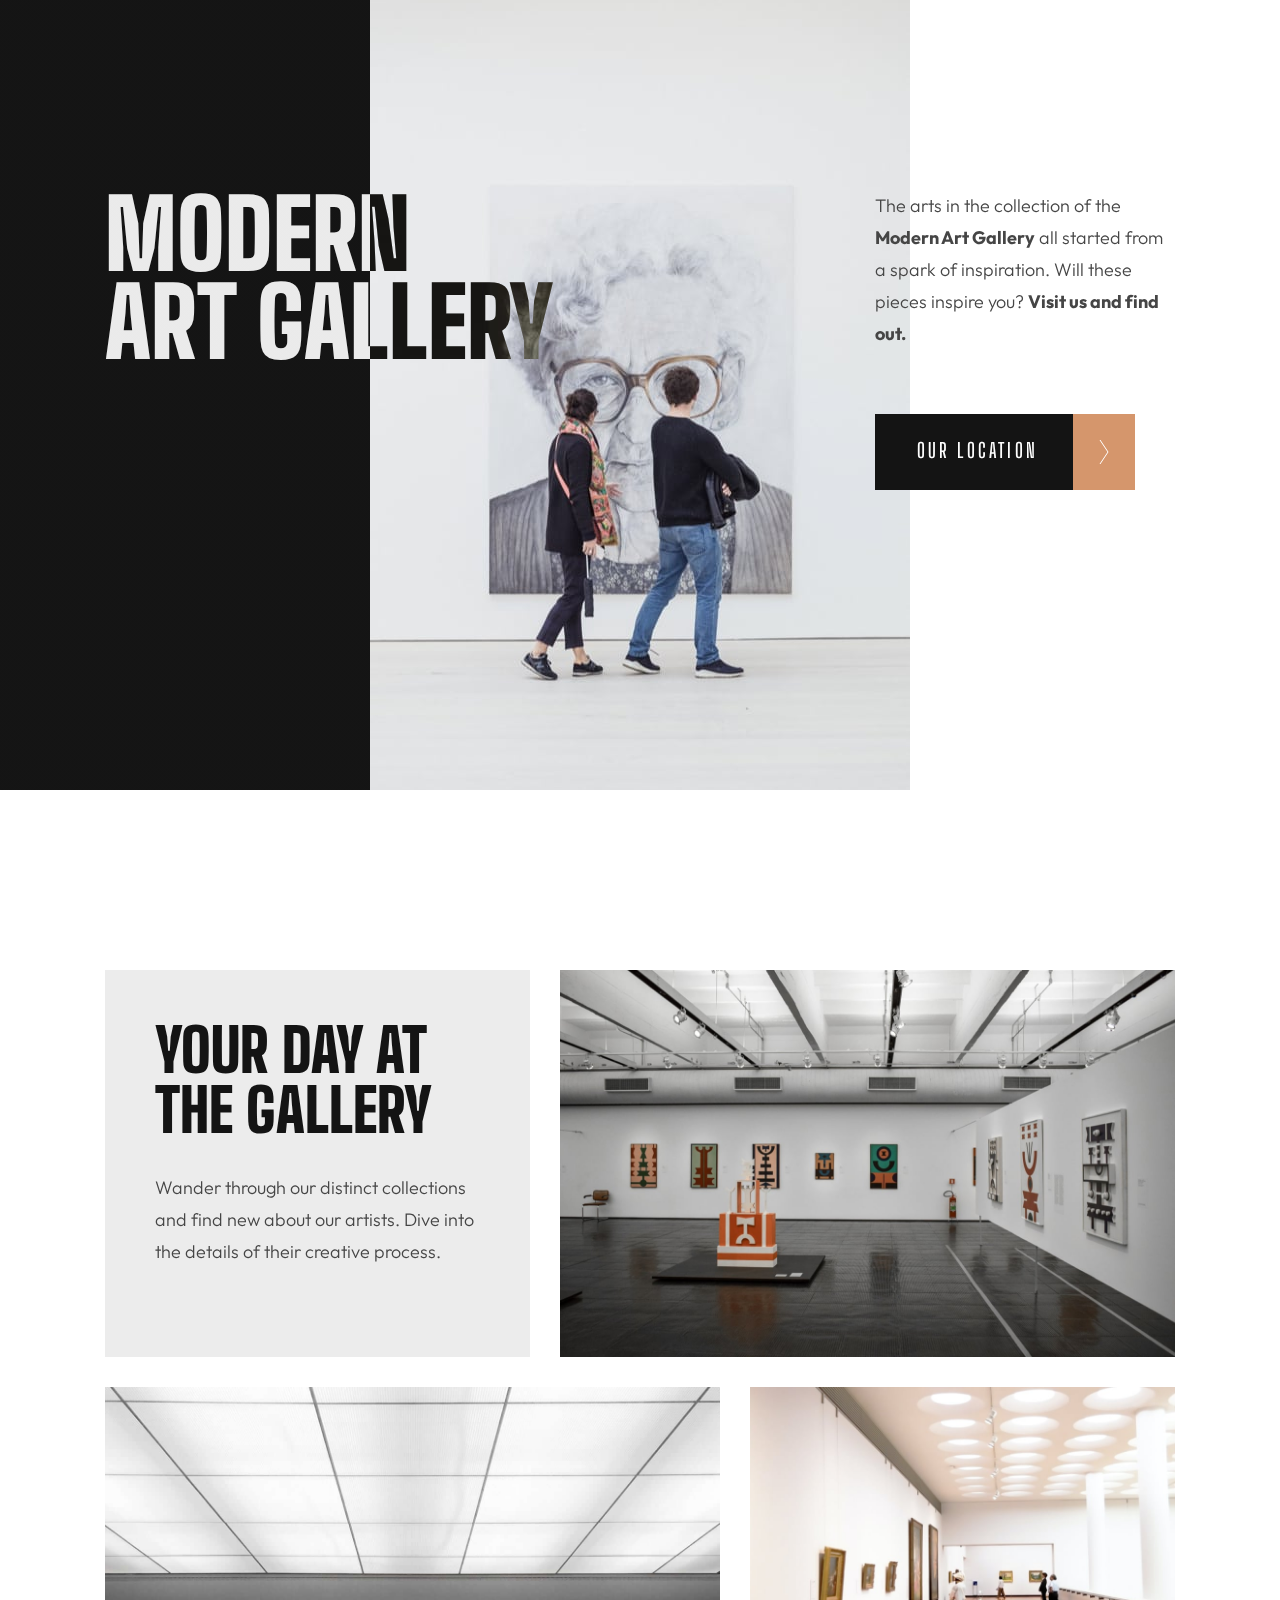
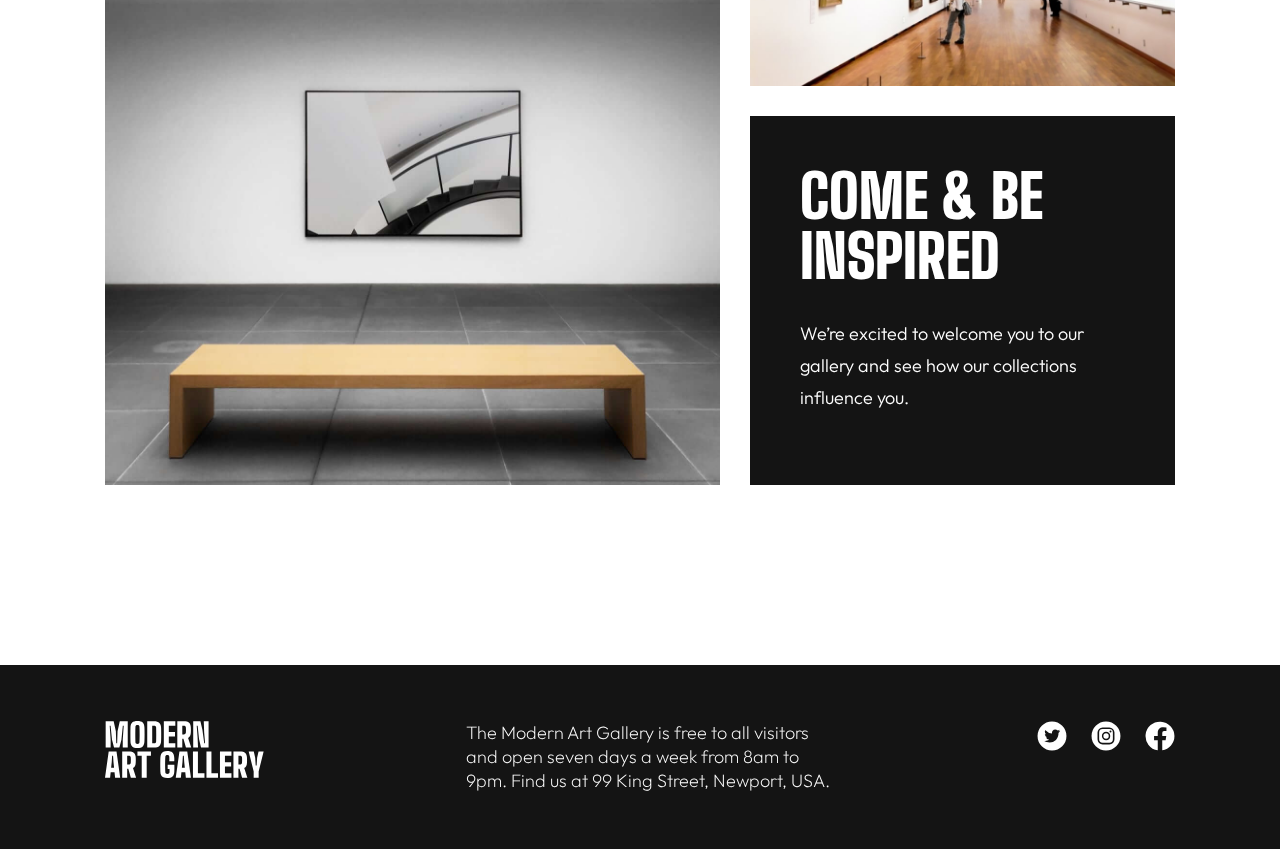
<file: art-gallery-website/index.html>
<!DOCTYPE html>
<html lang="en">

<head>
  <meta charset="UTF-8">
  <meta http-equiv="X-UA-Compatible" content="IE=edge">
  <meta name="viewport" content="width=device-width, initial-scale=1.0, viewport-fit=cover">

  <title>Art Gallery Website</title>

  <link rel="icon" href="./assets/favicon-32x32.png" type="image/x-icon">
  <link rel="stylesheet" href="./style.min.css">
</head>

<body>
  <main>

    <header>
      <img class="hero-image-mobile" src="./assets/mobile/image-hero@2x.jpg" alt="Art Gallery Picture">
      <div class="container">
        <div class="hero-section">
          <h1 class="heading-xl h1-heading">Modern Art Gallery</h1>
          <div class="hero-text">
            <p class="body-m hero-paragraph pb-64">The arts in the collection of the <span>Modern Art Gallery</span> all started from a spark of inspiration. Will these pieces inspire you? <span>Visit us and find out.</span></p>
            <div class="btn">
              <a class="btn-link" href="./location.html"> Our Location</a>
              <a class="arrow-right" href="./location.html"><img src="./assets/icon-arrow-right.svg" alt="Arrow Button"></a>
            </div>
          </div>
        </div>
      </div>
    </header>

    <article class="container">

      <div class="grid">
        <div class="top-feature-left">
          <h2 class="heading-m">Your Day At The Gallery</h2>
          <p class="body-m">Wander through our distinct collections and find new about our artists. Dive into the details of their creative process.</p>
        </div>

        <picture class="top-feature-right">
          <source media="(max-width:540px)" srcset="./assets/mobile/image-grid-1@2x.jpg">
          <source media="(max-width:800px)" srcset="./assets/tablet/image-grid-1@2x.jpg">
          <img src="./assets/desktop/image-grid-1@2x.jpg" alt="Art Gallery Exposition">
        </picture>

        <picture class="left-feature">
          <source media="(max-width:540px)" srcset="./assets/mobile/image-grid-2@2x.jpg">
          <source media="(max-width:800px)" srcset="./assets/tablet/image-grid-2@2x.jpg">
          <img src="./assets/desktop/image-grid-2@2x.jpg" alt="Art Gallery seat">
        </picture>

        <picture class="right-feature-1">
          <source media="(max-width:540px)" srcset="./assets/mobile/image-grid-3@2x.jpg">
          <source media="(max-width:800px)" srcset="./assets/tablet/image-grid-3@2x.jpg">
          <img src="./assets/desktop/image-grid-3@2x.jpg" alt="Art Gallery People">
        </picture>

        <div class="right-feature-2">
          <h2 class="heading-m white">Come & Be Inspired</h2>
          <p class="body-m-white">We’re excited to welcome you to our gallery and see how our collections influence you.</p>
        </div>
      </div>

    </article>

  </main>

  <footer>



    <div class="container flex">

      <img class="logo" src="./assets/logo-light.svg" alt="">

      <p class="body-xs">The Modern Art Gallery is free to all visitors and open seven days a week from 8am to 9pm. Find us at 99 King Street, Newport, USA.</p>

      <div class="social">
        <a class="twitter" href="https://twitter.com/?lang=en" aria-label="twitter">
          <svg xmlns="http://www.w3.org/2000/svg" data-name="twitter" viewBox="0 0 40 40">
            <path d="M20 .73A19.27 19.27 0 1 0 39.27 20 19.27 19.27 0 0 0 20 .73Zm10.74 12.68a.57.57 0 0 1-.12.34 8.45 8.45 0 0 1-1.68 1.75c-.09.07-.25.14-.25.28 0 3.47-.89 6.94-3.42 9.45a12.73 12.73 0 0 1-12.35 2.89 11.4 11.4 0 0 1-2.38-1 8.15 8.15 0 0 1-.75-.44c-.06 0-.11-.09 0-.13s.09 0 .28 0a8.48 8.48 0 0 0 3.57-.45A5.49 5.49 0 0 0 16 24.89c-.15 0-.31 0-.47-.06a4.61 4.61 0 0 1-3.44-2.89c0-.11 0-.17.12-.15a4.66 4.66 0 0 0 1.64-.05 2.26 2.26 0 0 1-.56-.17A4.44 4.44 0 0 1 10.53 18a2.08 2.08 0 0 1 0-.49c0-.12.06-.16.16-.09a4.55 4.55 0 0 0 1.67.47c-.19-.15-.36-.31-.53-.47a4.4 4.4 0 0 1-.75-5.19c.08-.12.14-.12.24 0a13.51 13.51 0 0 0 8.68 4.4c.09 0 .1 0 .09-.1a4.79 4.79 0 0 1 0-1.81 4.43 4.43 0 0 1 .85-1.72 4.52 4.52 0 0 1 3.21-1.67 4.28 4.28 0 0 1 1.87.3 4.51 4.51 0 0 1 1.22.75 1.61 1.61 0 0 1 .22.23.19.19 0 0 0 .18 0 11 11 0 0 0 2.52-1 .1.1 0 0 1 .11 0s0 .07 0 .11a3.86 3.86 0 0 1-.7 1.29c-.2.25-.7.86-1.05.92a8.77 8.77 0 0 0 2.13-.6c.08 0 .09-.06.09 0Z  M69.28 58.86A19.27 19.27 0 1 0 47 77.9V64.43h-4.9v-5.57H47v-4.25c0-4.83 2.88-7.5 7.28-7.5a29.25 29.25 0 0 1 4.31.38v4.74h-2.43a2.79 2.79 0 0 0-3.14 3v3.62h5.35l-.86 5.57H53V77.9a19.27 19.27 0 0 0 16.28-19.04Z" />
          </svg>
        </a>

        <a class="instagram" href="https://www.instagram.com/" aria-label="instagram">
          <svg xmlns="http://www.w3.org/2000/svg" id="facebook" data-name="instagram" viewBox="0 0 40 40">

            <path class="cls-1" d="M24.51 10.8h-9a4.66 4.66 0 0 0-4.66 4.66v9a4.67 4.67 0 0 0 4.66 4.67h9a4.67 4.67 0 0 0 4.66-4.67v-9a4.66 4.66 0 0 0-4.66-4.66Zm-4.42 14.74A5.57 5.57 0 1 1 25.66 20a5.57 5.57 0 0 1-5.57 5.54ZM26 15.36A1.33 1.33 0 1 1 27.31 14 1.32 1.32 0 0 1 26 15.36Z M20.09 16.41A3.57 3.57 0 1 0 23.66 20a3.57 3.57 0 0 0-3.57-3.59Z M20 .73A19.27 19.27 0 1 0 39.27 20 19.27 19.27 0 0 0 20 .73Zm11.3 23.75a6.8 6.8 0 0 1-6.79 6.79h-9a6.8 6.8 0 0 1-6.81-6.79v-9a6.8 6.8 0 0 1 6.79-6.79h9a6.8 6.8 0 0 1 6.79 6.79Z" />
            <path class="cls-1" d="" />
          </svg>
        </a>

        <a class="facebook'" href="https://www.facebook.com/" aria-label="facebook">
          <svg xmlns="http://www.w3.org/2000/svg" data-name="facebook" viewBox="0 0 40 40">
            <path d="M39.27 20.12A19.27 19.27 0 1 0 17 39.16V25.69h-4.9v-5.57H17v-4.25c0-4.83 2.88-7.5 7.28-7.5a29.25 29.25 0 0 1 4.31.38v4.74h-2.44a2.79 2.79 0 0 0-3.14 3v3.62h5.35l-.86 5.57H23v13.48a19.27 19.27 0 0 0 16.27-19.04Z" />
          </svg>
        </a>



      </div>

    </div>

    <script src="script.js"></script>
  </footer>
</body>

</html>
</file>
<file: art-gallery-website/style.min.css>
@import url(https://fonts.googleapis.com/css2?family=Big+Shoulders+Display:wght@400;500;700;900&family=Outfit:wght@100;300&display=swap);

* {
    margin: 0;
    padding: 0;
    text-decoration: 0;
    box-sizing: border-box;
    transition: all ease .2s;
    list-style-type: none;
}

a:not([class]) {
    text-decoration-skip-ink: auto;
}

img,
picture,
source {
    max-width: 100%;
    display: block;
    object-fit: cover;
    line-height: 0;
}

button,
input,
select,
textarea {
    font: inherit;
}

@media (prefers-reduced-motion: reduce) {
    html:focus-within {
        scroll-behavior: auto;
    }
    *,
    ::after,
    ::before {
        animation-duration: 0s!important;
        animation-iteration-count: 1!important;
        transition-duration: 0s!important;
        scroll-behavior: auto!important;
    }
}

button {
    all: unset;
    cursor: pointer;
}

body {
    line-height: 1.3;
    text-rendering: optimizeSpeed;
    font-family: 'Big Shoulders Display', sans sans-serif;
    background-color: #fff;
}

:root {
    --brown: hsla(24, 56%, 63%, 1);
    --black: hsla(0, 0%, 8%, 1);
    --gray: hsla(0, 0%, 27%, 1);
    --white: hsla(0, 0%, 100%, 1);
}

.heading-xl {
    font: 900 6rem/5.5rem 'Big Shoulders Display', sans-serif;
    text-transform: uppercase;
    color: var(--black);
}

.heading-l {
    font: 900 4.375rem/4.375rem 'Big Shoulders Display', sans-serif;
    text-transform: uppercase;
    color: var(--black);
}

.heading-m {
    font: 900 3.75rem/3.75rem 'Big Shoulders Display', sans-serif;
    text-transform: uppercase;
    color: var(--black);
}

.heading-s {
    font: 900 2.25rem/2.25rem 'Big Shoulders Display', sans-serif;
    text-transform: uppercase;
    color: var(--black);
}

.body-m {
    font: 300 1.125rem/2rem Outfit, sans-serif;
    color: var(--gray);
}

.body-m-white {
    font: 300 1.125rem/2rem Outfit, sans-serif;
    color: var(--white);
}

span {
    font-weight: 700;
}

.body-s {
    font: 300 1.125rem/1.75rem Outfit, sans-serif;
    color: var(--gray);
}

.body-xs {
    font: 200 1.125rem/1.5rem Outfit, sans-serif;
    color: var(--white);
    max-width: 23.125rem;
}

.white {
    color: var(--white);
}

.brown {
    color: var(--brown);
}

.btn {
    display: flex;
    max-width: 16.25rem;
    z-index: 1;
    background-color: var(--black);
    justify-content: flex-end;
}

.btn-2 {
    display: flex;
    max-width: 16.25rem;
    z-index: 1;
    background-color: var(--black);
    justify-content: flex-end;
    z-index: 2;
    position: absolute;
    top: 0;
    flex-direction: row-reverse;
}

.btn-link {
    padding: 1.5rem 2.1875rem;
    font: 600 1.25rem/1.5rem 'Big Shoulders Display', sans-serif;
    letter-spacing: .2rem;
    color: var(--white);
    text-transform: uppercase;
    transition: all ease .3s;
}

.btn-2:hover,
.btn:hover {
    background-color: var(--brown);
    transition: all ease .3s;
}

.arrow-left,
.arrow-right {
    padding: 1rem;
    background-color: var(--brown);
    transition: all ease .3s;
}

.arrow-left:hover,
.arrow-right:hover {
    background-color: var(--black);
    transition: all ease .3s;
}

.btn-link:hover~.arrow-right {
    background-color: var(--black);
    transition: all ease .3s;
}

.btn-link:hover {
    background-color: var(--brown);
}

.arrow-left img,
.arrow-right img {
    padding: .625rem;
}

#map {
    height: 37.5rem;
    z-index: 1;
    filter: grayscale(100);
}

header {
    background: linear-gradient(270deg, #fff 50%, hsla(0, 0%, 8%, 1) 50%);
}

.container {
    max-width: 69.375rem;
    margin: 0 auto;
    padding-inline: 1.25rem;
}

.hero-section {
    display: flex;
    padding-block: 11.875rem 18.75rem;
    margin-bottom: 11.25rem;
    background-repeat: no-repeat;
    background-image: url(assets/desktop/image-hero.jpg);
    background-position: 50% 50%;
    justify-content: space-between;
}

.hero-image-mobile {
    display: none;
}

.h1-heading {
    max-width: 28.125rem;
    mix-blend-mode: difference;
    color: var(--white);
}

.hero-paragraph {
    max-width: 18.75rem;
}

.grid {
    display: grid;
    gap: 1.875rem;
    margin-block: 11.25rem;
    max-width: 100%;
    grid-template-columns: 1fr 10rem 1fr;
    grid-template-rows: auto auto 1fr;
    grid-template-areas: 't1 t2 t2' 'l1 l1 r1' 'l1 l1 r2';
    transition: all ease .5s;
}

.top-feature-left {
    display: flex;
    flex-direction: column;
    padding: 3.125rem;
    gap: 2rem;
    background-color: #ececec;
    grid-area: t1;
}

.top-feature-right {
    display: flex;
    grid-area: t2;
    max-width: 100%;
    overflow: hidden;
}

.left-feature {
    display: flex;
    grid-area: l1;
    max-width: 100%;
    overflow: hidden;
}

.right-feature-1 {
    display: flex;
    grid-area: r1;
    max-width: 100%;
    overflow: hidden;
}

.right-feature-2 {
    display: flex;
    flex-direction: column;
    gap: 2rem;
    grid-area: r2;
    max-width: 100%;
    padding: 3.125rem;
    background-color: var(--black);
}

.left-feature img,
.top-feature-right img {
    transform: scale(1);
    transition: all ease
    1s;
}

.left-feature img:hover,
.right-feature-1 img:hover,
.top-feature-right img:hover {
    transform: scale(1.05);
    transition: all ease .5s;
}

footer {
    background-color: var(--black);
    padding-block: 3.5rem;
}

.flex {
    display: flex;
    gap: 1.875rem;
    justify-content: space-between;
    align-items: flex-start;
}

.social,
.social-2 {
    display: flex;
    flex-wrap: wrap;
    flex-direction: row;
    gap: 1.5rem;
}

.social svg:hover {
    fill: var(--brown);
}

.social svg:hover {
    fill: var(--black);
}

.social svg {
    display: flex;
    height: 1.875rem;
    width: 1.875rem;
    fill: #fff;
    gap: 2.5rem;
}

.social svg:hover {
    fill: var(--brown);
}

.social-2 svg {
    display: flex;
    height: 1.875rem;
    width: 1.875rem;
    fill: #fff;
    gap: 2.5rem;
}

.social-2 svg:hover {
    fill: var(--black);
}

.location {
    background-color: var(--brown);
}

.bg {
    background-color: var(--black);
}

.adress p {
    color: #fff;
    max-width: 33.75rem;
    font: 200 1.125rem/1.5rem Outfit, sans-serif;
    color: var(--white);
}

.adress {
    display: flex;
    gap: 2.5rem;
    padding-block: 5.625rem;
    justify-content: space-between;
}

.adress-list {
    display: flex;
    flex-direction: column;
    gap: 1.25rem;
}

.logo path,
.logo-2 path {
    display: flex;
    padding: 1.875rem;
    width: 25rem;
    fill: var(--white);
    transition: all ease .3s;
}

.logo path:hover {
    fill: var(--brown);
    transition: all ease .3s;
}

.logo-2 path:hover {
    fill: var(--black);
    transition: all ease .3s;
}

.logo {
    object-fit: initial;
    width: 10rem;
    transform: scale(1);
}

.pb-64 {
    padding-bottom: 4rem;
}

@media (max-width: 50rem) {
    .container {
        max-width: 43.75rem;
    }
    header {
        background: var(--white) url(assets/tablet/image-hero.jpg) no-repeat;
    }
    .hero-section {
        display: grid;
        grid-template-columns: 1fr 1fr;
        gap: 1.25rem;
        padding-block: 6.25rem;
        margin-bottom: 0;
        background-image: initial;
    }
    .hero-text {
        grid-column: 2;
    }
    .heading-xl {
        font: 900 3.75rem/3.75rem 'Big Shoulders Display', sans-serif;
        grid-column: 2;
        max-width: 17.5rem;
        text-transform: uppercase;
    }
    .heading-l {
        font: 900 3.125rem/3.4375rem 'Big Shoulders Display', sans-serif;
    }
    .heading-m {
        font: 900 3.125rem/3.25rem 'Big Shoulders Display', sans-serif;
    }
    .body-m {
        font: 300 1rem/1.75rem Outfit, sans-serif;
        color: var(--gray);
    }
    .adress {
        display: flex;
        gap: 6.25rem;
        justify-content: flex-start;
    }
    .adress p {
        max-width: 21.25rem;
        font: 200 1rem/1.25rem Outfit, sans-serif;
    }
    .pb-64 {
        padding-bottom: 3rem;
    }
    .grid {
        display: grid;
        gap: 1.25rem;
        margin-block: 11.25rem;
        max-width: 100%;
        grid-template-columns: 1fr 1fr 1fr;
        grid-template-rows: 1fr 1fr 1fr;
        grid-template-areas: 't1 t2 t2' 'l1 l1 r1' 'l1 l1 r2';
    }
    .top-feature-left {
        padding: 2.875rem;
        align-items: center;
        justify-content: flex-start;
    }
    .social,
    .social-2 {
        gap: .625rem;
    }
    .body-xs {
        max-width: 16.5625rem;
    }
}

@media (max-width: 33.75rem) {
    header {
        background: var(--white);
    }
    .hero-section {
        display: flex;
        gap: 2.25rem;
        padding-block: 2.25rem;
        flex-direction: column;
    }
    .hero-image-mobile {
        display: flex;
        object-fit: cover;
        max-width: 100%;
    }
    .hero-paragraph {
        max-width: 100%;
    }
    .btn-link {
        padding: .5rem 1rem;
        font: 600 .75rem/1.25rem 'Big Shoulders Display', sans-serif;
    }
    .btn,
    .btn-2 {
        gap: .625rem;
        max-width: 11.25rem;
        align-items: center;
        justify-content: space-between;
    }
    .arrow-right {
        padding: .5rem .375rem;
    }
    .flex {
        flex-direction: column;
    }
    .adress {
        gap: 1.25rem;
        justify-content: flex-start;
        flex-direction: column;
    }
    .adress {
        gap: 1.25rem;
        padding-block: 2.5rem;
    }
    .heading-l {
        font: 900 2.5rem/2.75rem 'Big Shoulders Display', sans-serif;
    }
    .heading-s {
        font: 900 1.75rem/1.875rem 'Big Shoulders Display', sans-serif;
    }
    .grid {
        display: flex;
        gap: 1.25rem;
        margin-block: 2.5rem;
        flex-direction: column;
    }
}



.hero-section {
    -webkit-animation: animateBackground ease-out 2s;
    transition: all ease-in 1.5s;
    animation-delay: .5s;
}

.hero-text,
h1 {
    -webkit-animation: slideInTop ease-out 2s;
    transition: all ease-out 1.5s;
    animation-delay: .6s;
}

@keyframes animateBackground {
    0% {
        background-position: 50% -2000%;
    }
    100% {
        background-position: 50% 50%;
    }
}

@keyframes slideInTop {
    0% {
        transform: translateY(-9.375rem);
        opacity: 0;
    }
    100% {
        transform: translateY(0);
        opacity: 1;
    }
}

@-webkit-keyframes appear {
    0% {
        opacity: 0;
    }
    40% {
        opacity: 0;
    }
    100% {
        opacity: 1;
    }
}

@keyframes appear {
    0% {
        opacity: 0;
    }
    40% {
        opacity: 0;
    }
    100% {
        opacity: 1;
    }
}
</file>
